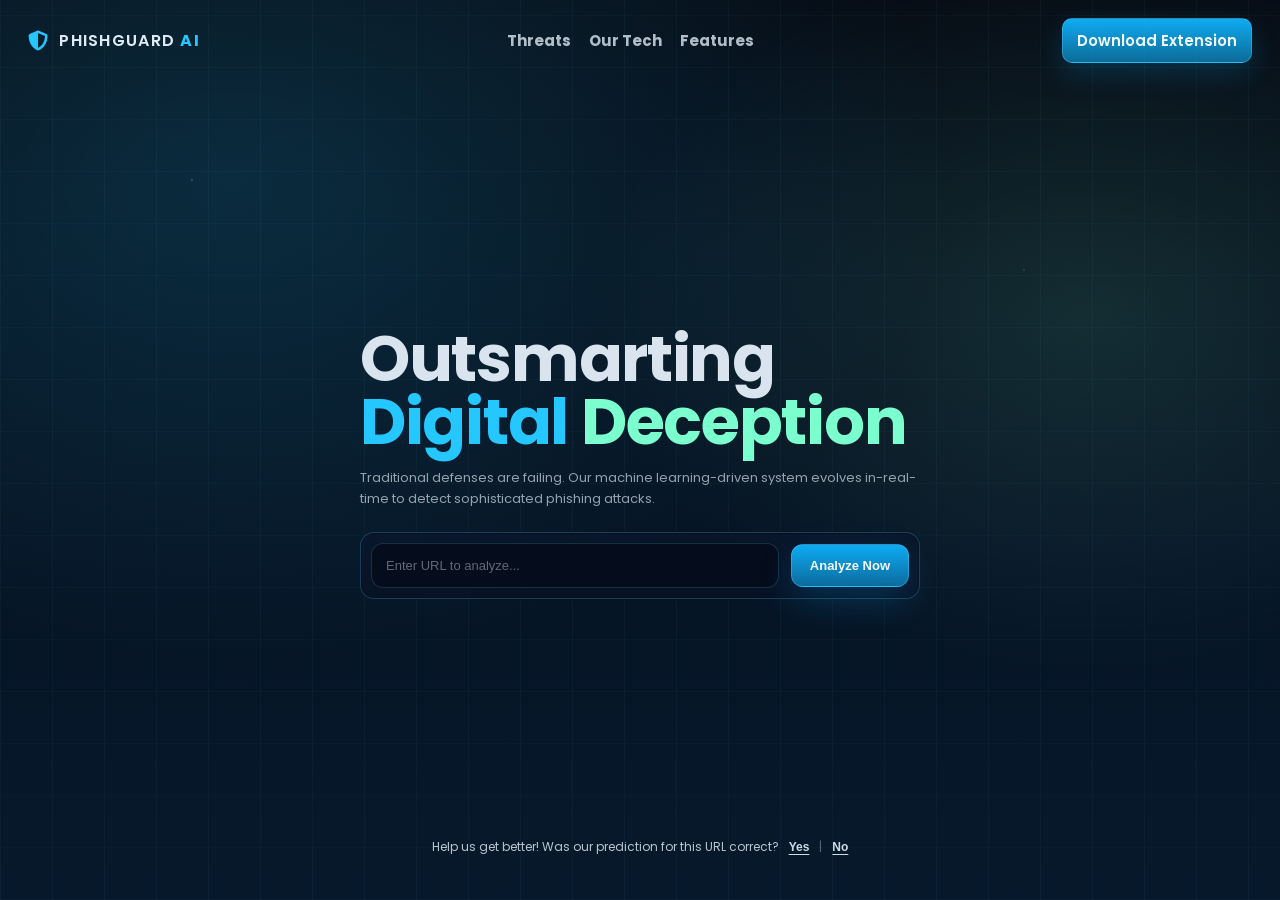
<file: WebUI/index.html>
<!doctype html>
<html lang="en">
<head>
  <meta charset="utf-8" />
  <meta name="viewport" content="width=device-width, initial-scale=1" />
  <title>PhishGuard AI</title>
  <!-- Google Fonts -->
  <link rel="preconnect" href="https://fonts.googleapis.com">
  <link rel="preconnect" href="https://fonts.gstatic.com" crossorigin>
  <link href="https://fonts.googleapis.com/css2?family=Poppins:wght@300;400;500;600;700&display=swap" rel="stylesheet">
  <!-- Font Awesome for Icons -->
  <link rel="stylesheet" href="https://cdnjs.cloudflare.com/ajax/libs/font-awesome/6.4.0/css/all.min.css">
  
  <link rel="stylesheet" href="styles.css" />
</head>
<body>
  <div class="pg-bg" aria-hidden="true"></div>

  <header class="pg-navbar">
    <div class="pg-brand" aria-label="PhishGuard AI">
      <i class="fa-solid fa-shield-halved"></i>
      <span class="pg-brand-text">PHISHGUARD <strong>AI</strong></span>
    </div>

    <nav class="pg-navlinks" aria-label="Primary">
      <a href="#" class="pg-navlink">Threats</a>
      <a href="#" class="pg-navlink">Our Tech</a>
      <a href="#" class="pg-navlink">Features</a>
    </nav>

    <a class="pg-cta" href="#">Download Extension</a>
  </header>

  <main class="pg-hero" role="main">
    <div class="pg-hero-content">
      <h1 class="pg-headline">
        Outsmarting<br>
        <span class="pg-headline-accent">Digital</span> <span class="pg-headline-accent-2">Deception</span>
      </h1>

      <p class="pg-subtitle">
        Traditional defenses are failing. Our machine learning-driven system evolves in-real-time to detect sophisticated phishing attacks.
      </p>

      <form id="scan-form" class="pg-analyze" autocomplete="off">
        <input
          id="url-input"
          class="pg-url"
          type="url"
          inputmode="url"
          placeholder="Enter URL to analyze..."
          required
        />
        <button id="analyze-button" class="pg-analyze-btn" type="submit">Analyze Now</button>
      </form>

      <div id="analysis-result" class="pg-result pg-hidden" role="status" aria-live="polite" aria-atomic="true"></div>
    </div>
  </main>

  <footer class="pg-feedback">
    <div class="pg-feedback-text">Help us get better! Was our prediction for this URL correct?</div>
    <div class="pg-feedback-actions" role="group" aria-label="Feedback">
      <button id="btn-yes" class="pg-feedback-link" type="button">Yes</button>
      <span class="pg-sep" aria-hidden="true">|</span>
      <button id="btn-no" class="pg-feedback-link" type="button">No</button>
    </div>
  </footer>

  <div id="toast" class="pg-toast" role="status" aria-live="polite" aria-atomic="true"></div>

  <div id="thankyou-overlay" class="pg-modal-overlay pg-hidden" aria-hidden="true">
    <div class="pg-modal" role="dialog" aria-modal="true" aria-labelledby="thankyou-title" tabindex="-1">
      <div class="pg-modal-glow" aria-hidden="true"></div>
      <h2 id="thankyou-title" class="pg-modal-title">✅ Thank You!</h2>
      <p class="pg-modal-text">
        We appreciate your feedback.<br>
        We're glad our prediction helped.<br>
        Visit again anytime!
      </p>
      <button id="thankyou-close" class="pg-btn pg-btn-primary" type="button">Close</button>
    </div>
  </div>

  <script src="shared.js"></script>
  <script src="app.js"></script>
</body>
</html>
</file>
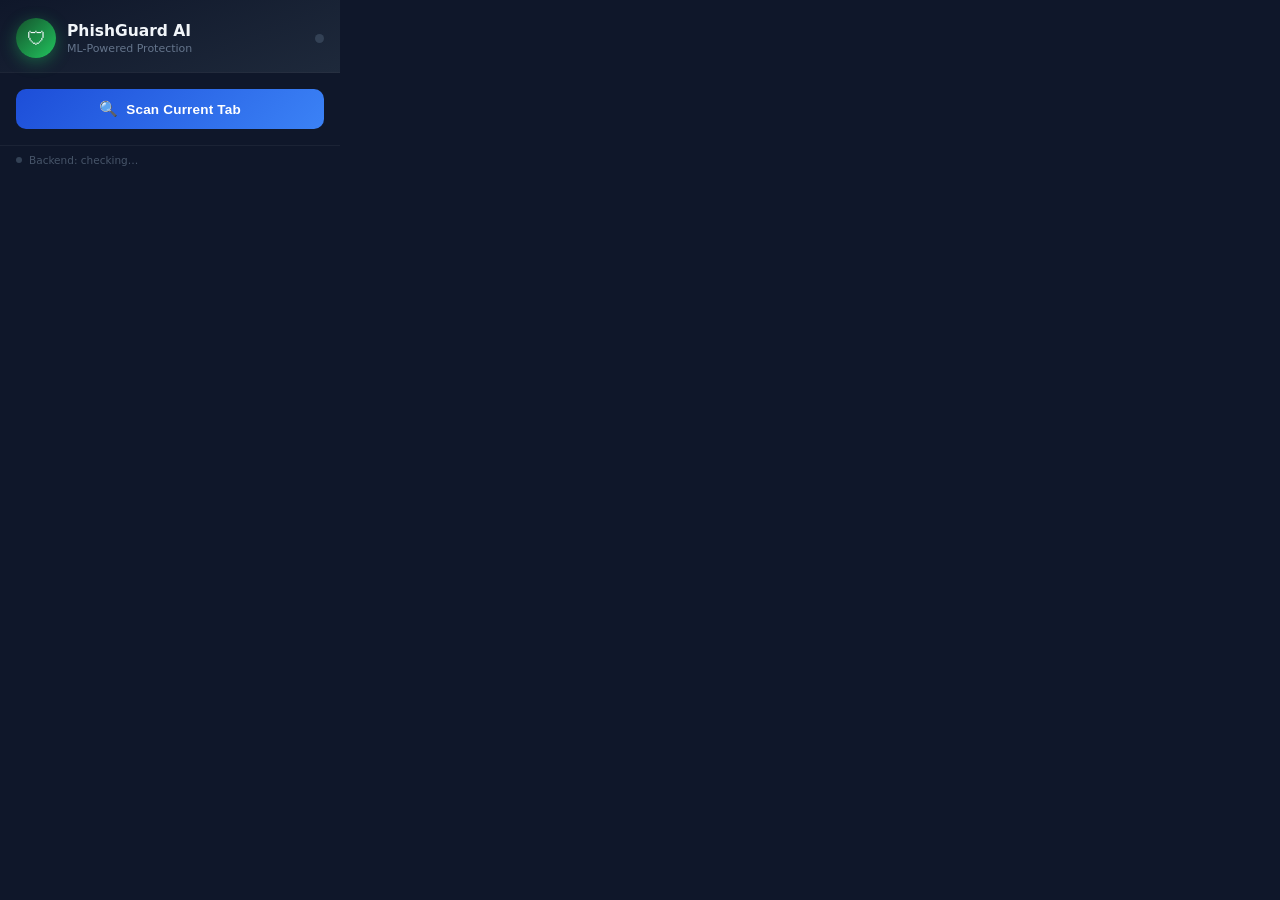
<file: Extension/popup.html>
<!doctype html>
<html lang="en">
<head>
  <meta charset="utf-8" />
  <meta name="viewport" content="width=device-width, initial-scale=1" />
  <title>PhishGuard AI</title>
  <style>
    *, *::before, *::after { box-sizing: border-box; margin: 0; padding: 0; }

    body {
      width: 340px;
      font-family: system-ui, -apple-system, "Segoe UI", Roboto, Arial, sans-serif;
      background: #0f172a;
      color: #f1f5f9;
      user-select: none;
    }

    /* ── Header ───────────────────────────────────────── */
    .hdr {
      background: linear-gradient(160deg, #0f172a 0%, #1e293b 100%);
      padding: 18px 16px 14px;
      border-bottom: 1px solid rgba(255,255,255,0.06);
      display: flex;
      align-items: center;
      justify-content: space-between;
    }
    .hdr-left { display: flex; align-items: center; gap: 11px; }
    .hdr-shield {
      width: 40px; height: 40px;
      background: linear-gradient(135deg, #14532d, #22c55e);
      border-radius: 50%;
      display: flex; align-items: center; justify-content: center;
      font-size: 19px;
      box-shadow: 0 4px 16px rgba(34,197,94,0.38);
      flex-shrink: 0;
    }
    .hdr-title { font-size: 15.5px; font-weight: 700; color: #f1f5f9; }
    .hdr-sub   { font-size: 11px;   color: #64748b;   margin-top: 2px; }
    .hdr-dot {
      width: 9px; height: 9px;
      border-radius: 50%;
      background: #334155;
      flex-shrink: 0;
      transition: background 350ms, box-shadow 350ms;
    }
    .hdr-dot.online  { background: #22c55e; box-shadow: 0 0 7px rgba(34,197,94,0.55); }
    .hdr-dot.offline { background: #f97316; }

    /* ── Body ─────────────────────────────────────────── */
    .body { padding: 16px; }

    /* Scan button */
    #scanBtn {
      width: 100%;
      padding: 11px 16px;
      background: linear-gradient(135deg, #1d4ed8, #3b82f6);
      border: none;
      border-radius: 10px;
      color: #fff;
      font-size: 13.5px;
      font-weight: 600;
      cursor: pointer;
      letter-spacing: 0.2px;
      display: flex; align-items: center; justify-content: center; gap: 8px;
      transition: opacity 160ms, transform 120ms;
    }
    #scanBtn:hover   { opacity: 0.9; }
    #scanBtn:active  { transform: scale(0.98); }
    #scanBtn:disabled { opacity: 0.45; cursor: default; transform: none; }
    #btn-ico { font-size: 15px; }

    /* Result card */
    #result-card {
      margin-top: 12px;
      background: #1e293b;
      border-radius: 13px;
      overflow: hidden;
      display: none;
    }
    #result-card.show { display: block; }

    .rc-verdict {
      display: flex; align-items: center; gap: 11px;
      padding: 14px 14px 10px;
    }
    .rc-ico {
      width: 44px; height: 44px;
      border-radius: 50%;
      display: flex; align-items: center; justify-content: center;
      font-size: 21px;
      flex-shrink: 0;
    }
    .rc-ico.s { background: rgba(34,197,94,0.14); }
    .rc-ico.p { background: rgba(239,68,68,0.14); }
    .rc-ico.o { background: rgba(249,115,22,0.14); }

    .rc-label   { font-size: 15px; font-weight: 700; }
    .rc-label.s { color: #4ade80; }
    .rc-label.p { color: #f87171; }
    .rc-label.o { color: #fb923c; }
    .rc-sub     { font-size: 11.5px; color: #94a3b8; margin-top: 2px; }

    .rc-conf { padding: 0 14px 12px; }
    .rc-conf-top {
      display: flex; justify-content: space-between; align-items: center;
      font-size: 10.5px; text-transform: uppercase; letter-spacing: 0.6px;
      color: #64748b; margin-bottom: 5px;
    }
    .rc-conf-val { color: #94a3b8; font-size: 11px; }
    .rc-track  { height: 5px; background: #334155; border-radius: 99px; overflow: hidden; }
    .rc-fill   { height: 100%; border-radius: 99px; transition: width 650ms ease; width: 0%; }
    .rc-fill.s { background: linear-gradient(90deg,#15803d,#4ade80); }
    .rc-fill.p { background: linear-gradient(90deg,#991b1b,#f87171); }
    .rc-fill.o { background: linear-gradient(90deg,#9a3412,#fb923c); }

    .rc-url {
      padding: 0 14px 12px;
      font-size: 10.5px;
      color: #475569;
      white-space: nowrap;
      overflow: hidden;
      text-overflow: ellipsis;
    }

    /* Error message */
    #err-msg {
      margin-top: 10px;
      padding: 10px 12px;
      background: rgba(249,115,22,0.11);
      border: 1px solid rgba(249,115,22,0.25);
      border-radius: 9px;
      font-size: 12px;
      color: #fb923c;
      line-height: 1.4;
      display: none;
    }
    #err-msg.show { display: block; }

    /* ── Feedback section ─────────────────────────── */
    #feedback-section {
      margin-top: 10px;
      display: none;
    }
    #feedback-section.show { display: block; }
    .fb-prompt {
      font-size: 11.5px;
      color: #94a3b8;
      margin-bottom: 7px;
      text-align: center;
    }
    .fb-btns {
      display: flex;
      gap: 8px;
    }
    .fb-btns button {
      flex: 1;
      padding: 8px 10px;
      border: 1px solid rgba(255,255,255,0.08);
      border-radius: 8px;
      font-size: 12px;
      font-weight: 600;
      cursor: pointer;
      transition: opacity 160ms, transform 120ms;
    }
    .fb-btns button:hover { opacity: 0.85; }
    .fb-btns button:active { transform: scale(0.97); }
    #fb-correct {
      background: rgba(34,197,94,0.15);
      color: #4ade80;
    }
    #fb-wrong {
      background: rgba(239,68,68,0.15);
      color: #f87171;
    }
    #fb-status {
      margin-top: 7px;
      font-size: 11px;
      color: #94a3b8;
      text-align: center;
      min-height: 16px;
    }

    /* ── Footer ───────────────────────────────────────── */
    .ftr {
      padding: 8px 16px 10px;
      border-top: 1px solid rgba(255,255,255,0.05);
      display: flex; align-items: center; gap: 7px;
      font-size: 10.5px;
      color: #475569;
    }
    .ftr-dot { width: 6px; height: 6px; border-radius: 50%; background: #334155; flex-shrink: 0; transition: background 350ms; }
    .ftr-dot.online  { background: #22c55e; }
    .ftr-dot.offline { background: #f97316; }
  </style>
</head>
<body>

  <!-- Header -->
  <div class="hdr">
    <div class="hdr-left">
      <div class="hdr-shield">&#128737;</div>
      <div>
        <div class="hdr-title">PhishGuard AI</div>
        <div class="hdr-sub">ML-Powered Protection</div>
      </div>
    </div>
    <div class="hdr-dot" id="hdr-dot"></div>
  </div>

  <!-- Body -->
  <div class="body">
    <button id="scanBtn">
      <span id="btn-ico">&#128269;</span>
      <span id="btn-txt">Scan Current Tab</span>
    </button>

    <!-- Result card (shown after scan) -->
    <div id="result-card">
      <div class="rc-verdict">
        <div class="rc-ico s" id="rc-ico-wrap">
          <span id="rc-ico">&#128737;</span>
        </div>
        <div>
          <div class="rc-label s" id="rc-label">Safe Website</div>
          <div class="rc-sub"     id="rc-sub">ML model prediction</div>
        </div>
      </div>
      <div class="rc-conf">
        <div class="rc-conf-top">
          <span>Confidence</span>
          <span class="rc-conf-val" id="rc-conf-val">--</span>
        </div>
        <div class="rc-track">
          <div class="rc-fill s" id="rc-fill" style="width:0%"></div>
        </div>
      </div>
      <div class="rc-url" id="rc-url"></div>
    </div>

    <!-- Error message -->
    <div id="err-msg"></div>

    <!-- Feedback section (shown after scan result) -->
    <div id="feedback-section">
      <div class="fb-prompt">Was this result correct?</div>
      <div class="fb-btns">
        <button id="fb-correct">✓ Correct Result</button>
        <button id="fb-wrong">✗ Report Wrong</button>
      </div>
      <div id="fb-status"></div>
    </div>
  </div>

  <!-- Footer -->
  <div class="ftr">
    <div class="ftr-dot" id="ftr-dot"></div>
    <span id="ftr-txt">Backend: checking&hellip;</span>
  </div>

  <script src="shared.js"></script>
  <script src="popup.js"></script>
</body>
</html>
</file>
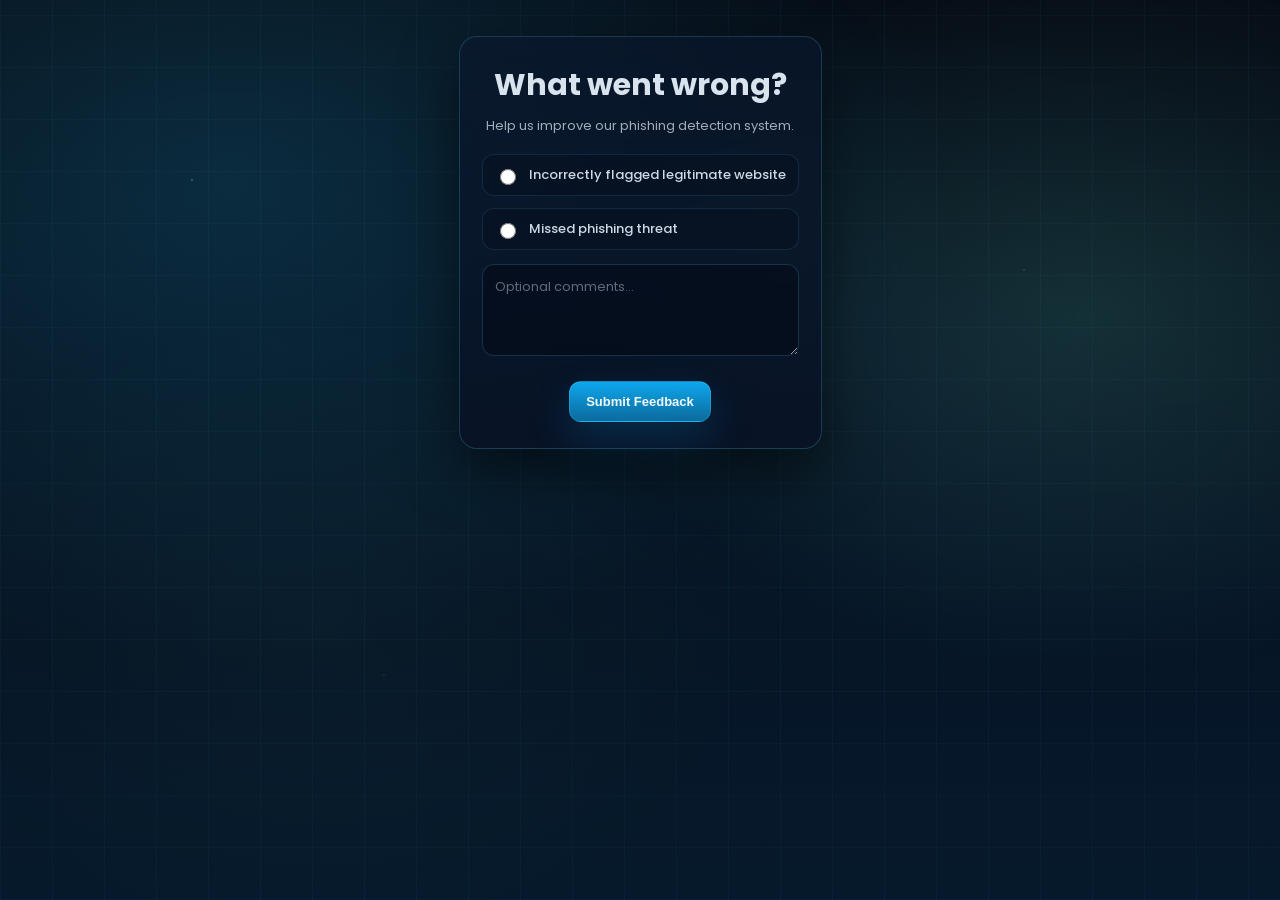
<file: WebUI/feedback.html>
<!doctype html>
<html lang="en">
<head>
  <meta charset="utf-8" />
  <meta name="viewport" content="width=device-width, initial-scale=1" />
  <title>PhishGuard AI - Feedback</title>
  <link rel="preconnect" href="https://fonts.googleapis.com">
  <link rel="preconnect" href="https://fonts.gstatic.com" crossorigin>
  <link href="https://fonts.googleapis.com/css2?family=Poppins:wght@300;400;500;600;700&display=swap" rel="stylesheet">
  <link rel="stylesheet" href="styles.css" />
</head>
<body>
  <div class="pg-bg" aria-hidden="true"></div>
  <div class="pg-particles" aria-hidden="true"></div>

  <main class="pg-feedback-page">
    <div class="pg-feedback-card">
      <h1 class="pg-feedback-title">What went wrong?</h1>
      <p class="pg-feedback-subtitle">Help us improve our phishing detection system.</p>

      <div id="feedback-form-wrap">
        <form id="feedback-form">
        <div class="pg-radio-group" role="radiogroup" aria-label="Feedback reason">
          <label class="pg-radio">
            <input type="radio" name="reason" value="incorrect_flag" required />
            Incorrectly flagged legitimate website
          </label>
          <label class="pg-radio">
            <input type="radio" name="reason" value="missed_threat" />
            Missed phishing threat
          </label>
        </div>

        <textarea
          id="comments"
          class="pg-textarea"
          placeholder="Optional comments..."
          aria-label="Optional comments"
        ></textarea>

        <div class="pg-actions">
          <button id="submit-feedback" class="pg-btn pg-btn-primary" type="submit">Submit Feedback</button>
        </div>

        <div id="feedback-status" class="pg-hidden" aria-live="polite"></div>
        </form>
      </div>

      <div id="processing" class="pg-processing pg-hidden" aria-live="polite">
        <div class="pg-spinner" aria-hidden="true"></div>
        <div class="pg-processing-text">Saving your feedback...</div>
      </div>
    </div>
  </main>

  <div id="toast" class="pg-toast" role="status" aria-live="polite" aria-atomic="true"></div>

  <div id="feedback-thanks-overlay" class="pg-modal-overlay pg-hidden" aria-hidden="true">
    <div class="pg-modal" role="dialog" aria-modal="true" aria-labelledby="feedback-thanks-title" tabindex="-1">
      <div class="pg-modal-glow" aria-hidden="true"></div>
      <h2 id="feedback-thanks-title" class="pg-modal-title">Thanks for your feedback!</h2>
      <p class="pg-modal-text">Your input helps improve our model.</p>
    </div>
  </div>

  <script src="shared.js"></script>
  <script src="feedback.js"></script>
</body>
</html>
</file>
<file: WebUI/styles.css>
:root {
    --pg-bg-0: #070b14;
    --pg-bg-1: #061426;
    --pg-surface: rgba(10, 22, 45, 0.72);
    --pg-surface-2: rgba(8, 17, 36, 0.82);
    --pg-border: rgba(96, 215, 255, 0.18);
    --pg-border-2: rgba(96, 215, 255, 0.28);
    --pg-text: rgba(235, 245, 255, 0.92);
    --pg-muted: rgba(235, 245, 255, 0.62);
    --pg-accent: #24c7ff;
    --pg-accent-2: #7bffcf;
    --pg-accent-3: #38a8ff;
    --pg-cta: #0fb4ff;
    --pg-cta-hover: #16d0ff;
    --pg-danger: #ff4d4f;
    --pg-shadow: 0 22px 55px rgba(0, 0, 0, 0.55);
}

* { box-sizing: border-box; }

html, body {
    height: 100%;
}

body {
    margin: 0;
    font-family: 'Poppins', system-ui, -apple-system, Segoe UI, Roboto, Arial, sans-serif;
    color: var(--pg-text);
    background: radial-gradient(1200px 800px at 18% 20%, rgba(36, 199, 255, 0.16) 0%, rgba(0,0,0,0) 60%),
                            radial-gradient(900px 650px at 85% 35%, rgba(123, 255, 207, 0.12) 0%, rgba(0,0,0,0) 55%),
                            linear-gradient(180deg, var(--pg-bg-0), var(--pg-bg-1));
    overflow-x: hidden;
    min-height: 100vh;
    display: flex;
    flex-direction: column;
}

/* Background cyber grid + stars */
.pg-bg {
    position: fixed;
    inset: 0;
    pointer-events: none;
    z-index: 0;
    background:
        radial-gradient(2px 2px at 15% 20%, rgba(255,255,255,0.55) 0%, rgba(255,255,255,0) 70%),
        radial-gradient(2px 2px at 80% 30%, rgba(255,255,255,0.35) 0%, rgba(255,255,255,0) 70%),
        radial-gradient(1px 1px at 65% 75%, rgba(255,255,255,0.30) 0%, rgba(255,255,255,0) 70%),
        radial-gradient(1px 1px at 35% 65%, rgba(255,255,255,0.25) 0%, rgba(255,255,255,0) 70%),
        linear-gradient(0deg, rgba(36, 199, 255, 0.06), rgba(36, 199, 255, 0.02)),
        repeating-linear-gradient(90deg, rgba(96, 215, 255, 0.07) 0 1px, rgba(0,0,0,0) 1px 52px),
        repeating-linear-gradient(0deg, rgba(96, 215, 255, 0.05) 0 1px, rgba(0,0,0,0) 1px 52px);
    opacity: 0.55;
}

/* Navbar */
.pg-navbar {
    position: relative;
    z-index: 1;
    display: flex;
    align-items: center;
    justify-content: space-between;
    padding: 18px 28px;
}

.pg-brand {
    display: flex;
    align-items: center;
    gap: 10px;
    letter-spacing: 0.08em;
    font-weight: 600;
    color: rgba(235, 245, 255, 0.95);
}

.pg-brand i {
    color: var(--pg-accent);
    font-size: 20px;
}

.pg-brand-text {
    font-size: 16px;
}

.pg-brand-text strong {
    color: var(--pg-accent);
    font-weight: 700;
}

.pg-navlinks {
    display: flex;
    gap: 18px;
    align-items: center;
}

.pg-navlink {
    text-decoration: none;
    color: rgba(235, 245, 255, 0.75);
    font-weight: bold;
    font-size: 15px;
    transition: color 180ms ease;
}

.pg-navlink:hover {
    color: rgba(235, 245, 255, 0.95);
}

.pg-cta {
    text-decoration: none;
    color: rgba(255,255,255,0.95);
    font-weight: 600;
    font-size: 15px;
    padding: 10px 14px;
    border-radius: 10px;
    background: linear-gradient(180deg, rgba(15, 180, 255, 0.95), rgba(15, 180, 255, 0.55));
    border: 1px solid rgba(96, 215, 255, 0.32);
    box-shadow: 0 10px 26px rgba(0, 170, 255, 0.18);
    transition: transform 180ms ease, filter 180ms ease;
}

.pg-cta:hover {
    transform: translateY(-1px);
    filter: brightness(1.05);
}

/* Hero */
.pg-hero {
    position: relative;
    z-index: 1;
    display: grid;
    grid-template-columns: 1fr;
    gap: 24px;
    align-items: center;
    padding: 46px 28px 22px;
    max-width: 1150px;
    margin: 0 auto;
    width: 100%;
    flex: 1;
}

.pg-hero-content {
    max-width: 760px;
    margin-left: auto;
    margin-right: auto;
}

.pg-headline {
    margin: 0 0 14px;
    font-size: clamp(38px, 5vw, 66px);
    line-height: 0.98;
    letter-spacing: -0.02em;
    font-weight: 700;
    color: rgba(235, 245, 255, 0.92);
}

.pg-headline-accent {
    color: var(--pg-accent);
}

.pg-headline-accent-2 {
    color: var(--pg-accent-2);
}

.pg-subtitle {
    margin: 0 0 22px;
    color: var(--pg-muted);
    font-size: 13px;
    line-height: 1.6;
    max-width: 560px;
}

.pg-analyze {
    display: grid;
    grid-template-columns: 1fr auto;
    gap: 12px;
    align-items: center;
    padding: 10px;
    border-radius: 14px;
    background: linear-gradient(180deg, rgba(10, 22, 45, 0.68), rgba(8, 17, 36, 0.70));
    border: 1px solid rgba(96, 215, 255, 0.22);
    box-shadow: 0 0 0 1px rgba(0,0,0,0.18) inset;
    backdrop-filter: blur(10px);
}

.pg-url {
    width: 100%;
    padding: 14px 14px;
    border-radius: 12px;
    border: 1px solid rgba(96, 215, 255, 0.18);
    outline: none;
    background: rgba(5, 10, 22, 0.65);
    color: rgba(235,245,255,0.92);
    font-size: 13px;
}

.pg-url::placeholder {
    color: rgba(235,245,255,0.40);
}

.pg-url:focus {
    border-color: rgba(36, 199, 255, 0.55);
    box-shadow: 0 0 0 3px rgba(36, 199, 255, 0.12);
}

.pg-analyze-btn {
    padding: 13px 18px;
    border-radius: 12px;
    border: 1px solid rgba(96, 215, 255, 0.35);
    cursor: pointer;
    color: rgba(255,255,255,0.95);
    font-weight: 700;
    font-size: 13px;
    background: linear-gradient(180deg, rgba(15, 180, 255, 0.95), rgba(15, 180, 255, 0.55));
    box-shadow: 0 14px 35px rgba(0, 170, 255, 0.20);
    transition: transform 180ms ease, filter 180ms ease;
    white-space: nowrap;
}

.pg-analyze-btn:hover {
    transform: translateY(-1px);
    filter: brightness(1.05);
}

.pg-analyze-btn:disabled {
    opacity: 0.7;
    cursor: not-allowed;
}

/* Result panel */
.pg-result {
    margin-top: 14px;
    padding: 12px 14px;
    border-radius: 14px;
    border: 1px solid rgba(96, 215, 255, 0.22);
    background: linear-gradient(180deg, rgba(10, 22, 45, 0.60), rgba(8, 17, 36, 0.78));
    box-shadow: 0 0 0 1px rgba(0,0,0,0.18) inset;
    backdrop-filter: blur(10px);
    font-weight: 700;
    font-size: 13px;
    line-height: 1.5;
    white-space: pre-line;
}

.pg-result.pg-hidden {
    display: none;
}

.pg-result.pg-result-good {
    border-color: rgba(123, 255, 207, 0.32);
    box-shadow: 0 0 0 1px rgba(0,0,0,0.18) inset, 0 0 0 4px rgba(123, 255, 207, 0.08);
    color: rgba(123, 255, 207, 0.95);
}

.pg-result.pg-result-bad {
    border-color: rgba(255, 77, 79, 0.40);
    box-shadow: 0 0 0 1px rgba(0,0,0,0.18) inset, 0 0 0 4px rgba(255, 77, 79, 0.08);
    color: rgba(255, 77, 79, 0.95);
}

.pg-result.pg-result-warn {
    border-color: rgba(249, 115, 22, 0.40);
    box-shadow: 0 0 0 1px rgba(0,0,0,0.18) inset, 0 0 0 4px rgba(249, 115, 22, 0.08);
    color: rgba(251, 146, 60, 0.95);
}

/* Footer feedback */
.pg-feedback {
    position: relative;
    z-index: 1;
    max-width: 1150px;
    margin: 10px auto 28px;
    margin-top: auto;
    padding: 16px 28px;
    display: flex;
    align-items: center;
    justify-content: center;
    gap: 10px;
    color: rgba(235,245,255,0.78);
    font-size: 12px;
}

.pg-feedback-actions {
    display: flex;
    align-items: center;
    gap: 10px;
}

.pg-feedback-link {
    appearance: none;
    background: transparent;
    border: none;
    padding: 0;
    color: rgba(235,245,255,0.88);
    cursor: pointer;
    font-weight: 600;
    font-size: 12px;
    text-decoration: underline;
    text-underline-offset: 3px;
    transition: color 160ms ease;
}

.pg-feedback-link:hover {
    color: rgba(36,199,255,0.95);
}

.pg-sep {
    color: rgba(235,245,255,0.35);
}

/* Toast */
.pg-toast {
    position: fixed;
    left: 50%;
    bottom: 22px;
    transform: translateX(-50%) translateY(16px);
    opacity: 0;
    pointer-events: none;
    z-index: 50;
    min-width: min(520px, calc(100vw - 28px));
    background: linear-gradient(180deg, rgba(10, 22, 45, 0.78), rgba(8, 17, 36, 0.90));
    border: 1px solid rgba(96, 215, 255, 0.22);
    border-radius: 14px;
    padding: 14px 16px;
    color: rgba(235,245,255,0.92);
    box-shadow: var(--pg-shadow);
    backdrop-filter: blur(10px);
    white-space: pre-line;
}

.pg-toast.show {
    opacity: 1;
    transform: translateX(-50%) translateY(0);
    pointer-events: auto;
    transition: opacity 240ms ease, transform 240ms ease;
}

/* Feedback page */
.pg-feedback-page {
    position: relative;
    z-index: 1;
    max-width: 900px;
    margin: 0 auto;
    padding: 36px 20px 46px;
    animation: pgFadeUp 360ms ease-out;
}

/* Feedback page particles (animated background overlay) */
.pg-particles {
    position: fixed;
    inset: 0;
    z-index: 0;
    pointer-events: none;
    background:
        radial-gradient(2px 2px at 15% 20%, rgba(36,199,255,0.38) 0%, rgba(0,0,0,0) 70%),
        radial-gradient(2px 2px at 30% 75%, rgba(123,255,207,0.28) 0%, rgba(0,0,0,0) 70%),
        radial-gradient(1.5px 1.5px at 70% 30%, rgba(56,168,255,0.26) 0%, rgba(0,0,0,0) 70%),
        radial-gradient(1.5px 1.5px at 85% 65%, rgba(36,199,255,0.22) 0%, rgba(0,0,0,0) 70%),
        radial-gradient(1px 1px at 55% 50%, rgba(235,245,255,0.18) 0%, rgba(0,0,0,0) 70%),
        radial-gradient(900px 600px at 70% 40%, rgba(36,199,255,0.06) 0%, rgba(0,0,0,0) 60%),
        radial-gradient(760px 540px at 25% 70%, rgba(123,255,207,0.05) 0%, rgba(0,0,0,0) 62%);
    opacity: 0.55;
    animation: pgParticlesDrift 14s linear infinite;
}

@keyframes pgParticlesDrift {
    from { transform: translate3d(0, 0, 0); }
    to { transform: translate3d(-20px, 16px, 0); }
}

/* Submit processing state */
.pg-processing {
    display: grid;
    place-items: center;
    gap: 12px;
    padding: 18px 0 8px;
}

.pg-spinner {
    width: 56px;
    height: 56px;
    border-radius: 999px;
    border: 3px solid rgba(96, 215, 255, 0.18);
    border-top-color: rgba(36, 199, 255, 0.85);
    animation: pgSpin 0.85s linear infinite;
}

@keyframes pgSpin {
    to { transform: rotate(360deg); }
}

.pg-processing-text {
    color: rgba(235,245,255,0.74);
    font-weight: 600;
    font-size: 13px;
}

@keyframes pgFadeUp {
    from { opacity: 0; transform: translateY(12px); }
    to { opacity: 1; transform: translateY(0); }
}

.pg-feedback-pill {
    width: fit-content;
    margin: 0 auto 16px;
    padding: 10px 16px;
    border-radius: 12px;
    border: 1px solid rgba(96, 215, 255, 0.18);
    background: linear-gradient(180deg, rgba(10, 22, 45, 0.52), rgba(8, 17, 36, 0.70));
    color: rgba(235,245,255,0.85);
    font-weight: 600;
    font-size: 13px;
    display: flex;
    align-items: center;
    gap: 10px;
    box-shadow: 0 18px 45px rgba(0,0,0,0.45);
}

.pg-feedback-card {
    padding: 26px 22px;
    border-radius: 18px;
    border: 1px solid rgba(96, 215, 255, 0.20);
    background: linear-gradient(180deg, rgba(10, 22, 45, 0.62), rgba(8, 17, 36, 0.86));
    backdrop-filter: blur(12px);
    box-shadow: var(--pg-shadow);
    animation: pgCardIn 420ms ease-out both;
}

@keyframes pgCardIn {
    from { opacity: 0; transform: scale(0.985); }
    to { opacity: 1; transform: scale(1); }
}

.pg-feedback-title {
    margin: 0 0 8px;
    text-align: center;
    font-size: 30px;
    font-weight: 700;
}

.pg-feedback-subtitle {
    margin: 0 0 18px;
    text-align: center;
    color: rgba(235,245,255,0.68);
    font-size: 13px;
}

.pg-radio-group {
    display: grid;
    gap: 12px;
    margin-top: 12px;
}

.pg-radio {
    display: flex;
    align-items: center;
    gap: 10px;
    color: rgba(235,245,255,0.88);
    font-weight: 500;
    font-size: 13px;
    padding: 10px 12px;
    border-radius: 12px;
    border: 1px solid rgba(96, 215, 255, 0.12);
    background: rgba(5, 10, 22, 0.28);
    transition: border-color 180ms ease, background 180ms ease, box-shadow 180ms ease;
}

.pg-radio.is-selected {
    border-color: rgba(36, 199, 255, 0.40);
    background:
        radial-gradient(280px 120px at 12% 30%, rgba(36,199,255,0.12) 0%, rgba(0,0,0,0) 70%),
        rgba(5, 10, 22, 0.34);
    box-shadow: 0 0 0 3px rgba(36, 199, 255, 0.10);
}

/* Progressive enhancement for browsers that support :has() */
.pg-radio:has(input:checked) {
    border-color: rgba(36, 199, 255, 0.40);
    background:
        radial-gradient(280px 120px at 12% 30%, rgba(36,199,255,0.12) 0%, rgba(0,0,0,0) 70%),
        rgba(5, 10, 22, 0.34);
    box-shadow: 0 0 0 3px rgba(36, 199, 255, 0.10);
}

.pg-radio input {
    width: 16px;
    height: 16px;
    accent-color: var(--pg-accent);
}

.pg-textarea {
    width: 100%;
    min-height: 92px;
    resize: vertical;
    margin-top: 14px;
    padding: 12px 12px;
    border-radius: 12px;
    border: 1px solid rgba(96, 215, 255, 0.18);
    background: rgba(5, 10, 22, 0.55);
    color: rgba(235,245,255,0.92);
    font-family: inherit;
    font-size: 13px;
    outline: none;
}

.pg-textarea::placeholder {
    color: rgba(235,245,255,0.40);
}

.pg-textarea:focus {
    border-color: rgba(36, 199, 255, 0.55);
    box-shadow: 0 0 0 3px rgba(36, 199, 255, 0.12);
}

.pg-actions {
    display: flex;
    justify-content: center;
    gap: 12px;
    margin-top: 18px;
}

.pg-btn {
    border-radius: 12px;
    padding: 12px 16px;
    border: 1px solid rgba(96, 215, 255, 0.22);
    font-weight: 700;
    font-size: 13px;
    cursor: pointer;
    transition: transform 180ms ease, filter 180ms ease;
}

.pg-btn-primary {
    color: rgba(255,255,255,0.95);
    background: linear-gradient(180deg, rgba(15, 180, 255, 0.92), rgba(15, 180, 255, 0.55));
    box-shadow: 0 16px 40px rgba(0, 170, 255, 0.18);
}

.pg-btn-primary:hover {
    transform: translateY(-1px);
    filter: brightness(1.05);
    box-shadow: 0 16px 40px rgba(0, 170, 255, 0.18), 0 0 26px rgba(36, 199, 255, 0.20);
}

.pg-btn-secondary {
    color: rgba(235,245,255,0.90);
    background: linear-gradient(180deg, rgba(10, 22, 45, 0.55), rgba(8, 17, 36, 0.78));
}

.pg-btn-secondary:hover {
    transform: translateY(-1px);
    filter: brightness(1.05);
}

.pg-hidden { display: none !important; }

/* Premium modal (YES flow) */
.pg-modal-overlay {
    position: fixed;
    inset: 0;
    z-index: 60;
    display: grid;
    place-items: center;
    padding: 18px;
    background: rgba(0, 0, 0, 0.45);
    backdrop-filter: blur(6px);
    opacity: 0;
    pointer-events: none;
    transition: opacity 220ms ease;
}

.pg-modal-overlay.show {
    opacity: 1;
    pointer-events: auto;
}

.pg-modal {
    position: relative;
    width: min(560px, calc(100vw - 36px));
    border-radius: 18px;
    border: 1px solid rgba(96, 215, 255, 0.28);
    background: linear-gradient(180deg, rgba(10, 22, 45, 0.70), rgba(8, 17, 36, 0.90));
    box-shadow: 0 26px 70px rgba(0,0,0,0.62);
    padding: 20px 18px 18px;
    text-align: center;
    transform: scale(0.96);
    opacity: 0;
}

.pg-modal-overlay.show .pg-modal {
    animation: pgModalIn 260ms ease-out forwards;
}

@keyframes pgModalIn {
    from { opacity: 0; transform: scale(0.96); }
    to { opacity: 1; transform: scale(1); }
}

.pg-modal-glow {
    position: absolute;
    inset: -2px;
    border-radius: 20px;
    pointer-events: none;
    background:
        radial-gradient(420px 220px at 20% 15%, rgba(36,199,255,0.22), rgba(0,0,0,0) 65%),
        radial-gradient(420px 220px at 80% 85%, rgba(123,255,207,0.16), rgba(0,0,0,0) 68%);
    filter: blur(10px);
    opacity: 0.85;
}

.pg-modal-title {
    margin: 0 0 8px;
    font-size: 24px;
    font-weight: 800;
}

.pg-modal-text {
    margin: 0 0 16px;
    color: rgba(235,245,255,0.72);
    font-size: 13px;
    line-height: 1.65;
}

/* Responsive */
@media (max-width: 900px) {
    .pg-hero {
        grid-template-columns: 1fr;
        padding-top: 30px;
    }
}

@media (max-width: 680px) {
    .pg-navlinks { display: none; }
    .pg-navbar { padding: 16px 18px; }
    .pg-hero { padding-left: 18px; padding-right: 18px; }
    .pg-feedback { padding-left: 18px; padding-right: 18px; flex-direction: column; gap: 8px; }
    .pg-analyze { grid-template-columns: 1fr; }
    .pg-analyze-btn { width: 100%; }
}
</file>
